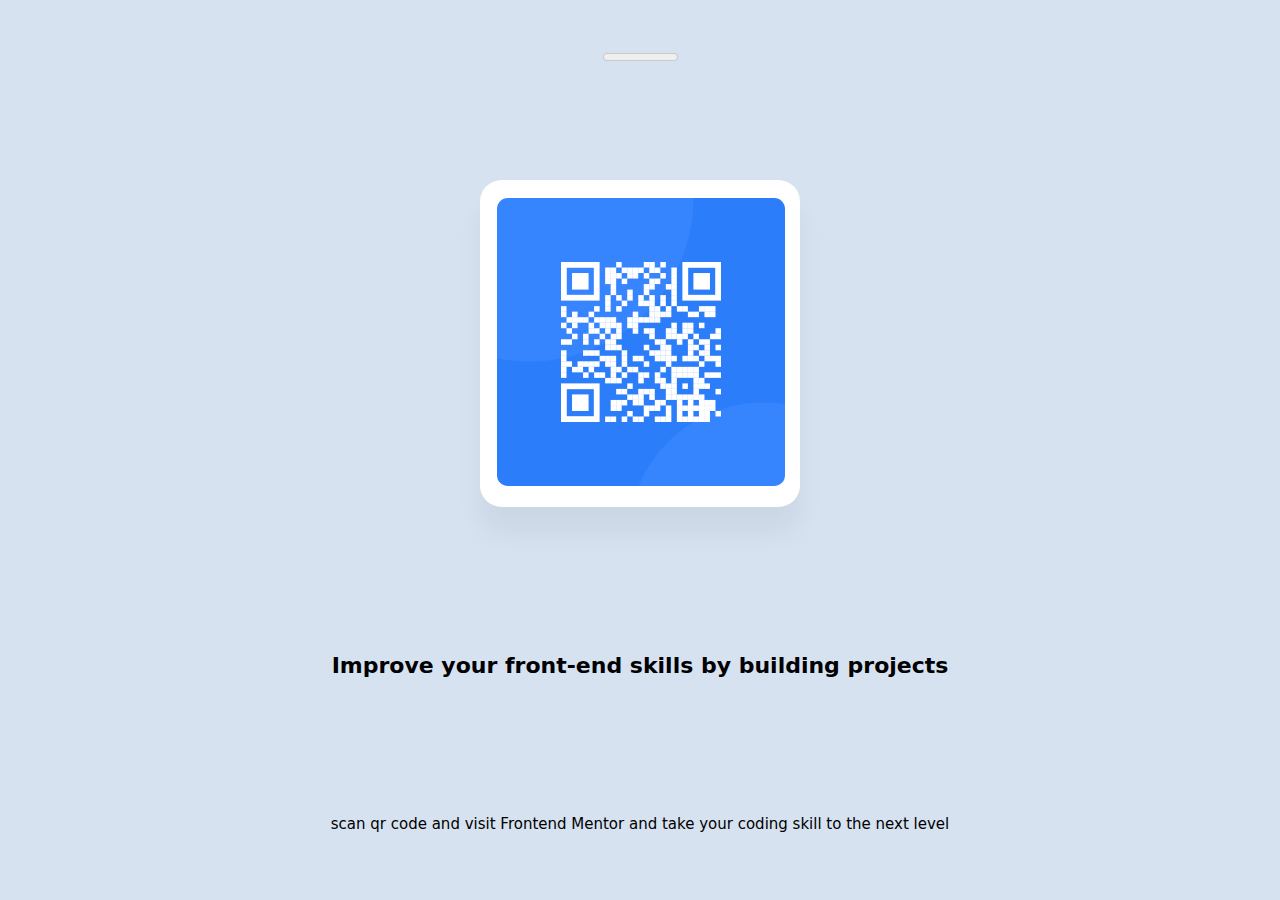
<file: qrcodecomponents/index.html>
<!DOCTYPE html>
<html lang="en">
<head>
    <meta charset="UTF-8">
    <meta name="viewport" content="width=device-width, initial-scale=1.0">
    <meter name="Description" content="This is a solution for a challenge on fronted mentor."> </meter>
    <title>Qr Code Componets</title>
    <link rel="stylesheet" href="style.css">
    <link rel="icon" sizes="32x32" type="image/png" href="images/favicon-32x32.png">
</head>
<body>
    <main>
        <img src="images/image-qr-code.png" alt="Qr Code  pointing to frontedmentor.io" width="288" height="288">
    </main>
    <h1>Improve your front-end skills by building projects </h1>
    <p>scan qr code and visit Frontend Mentor and take your coding skill to the next level</p>
</body>
</html>
</file>
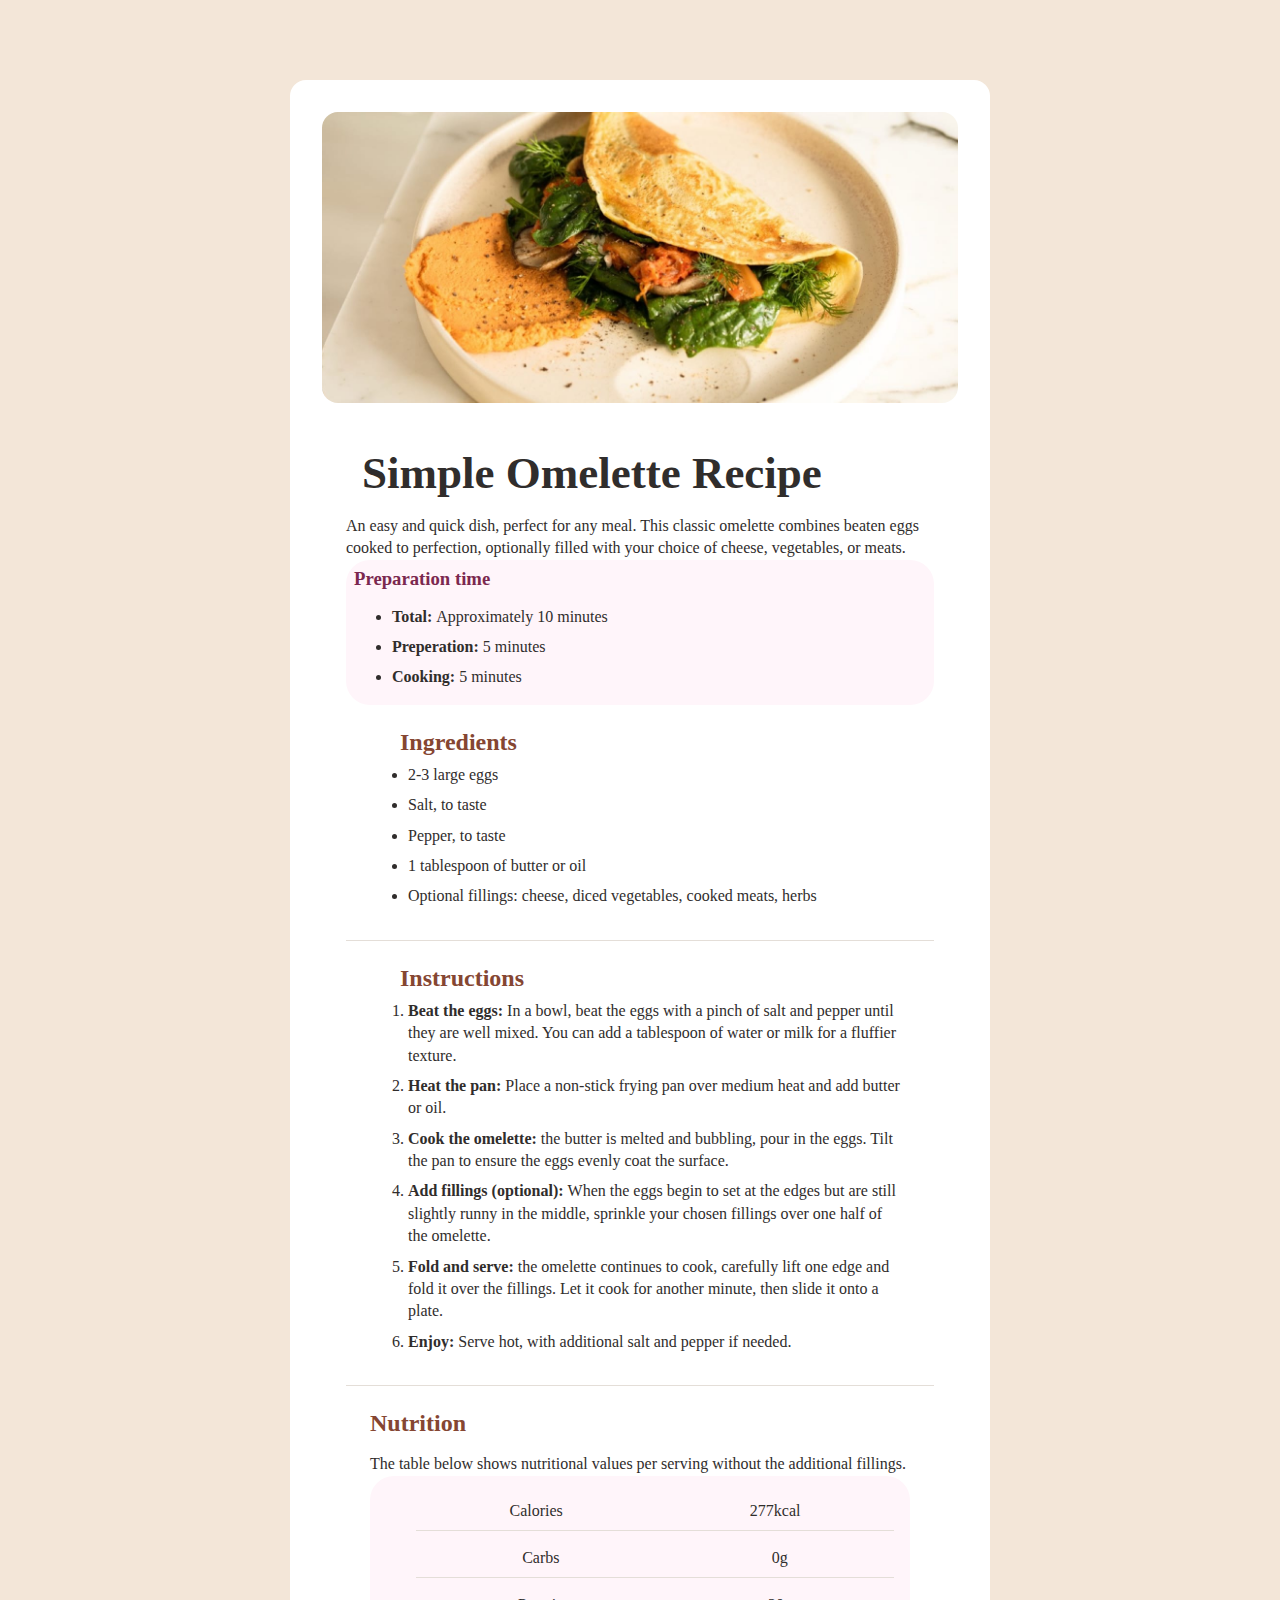
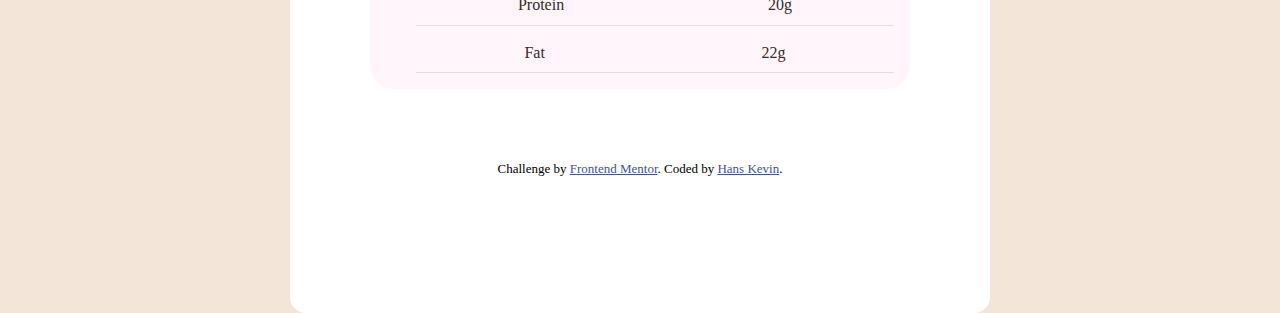
<file: recipe-page-main/index.html>
<!DOCTYPE html>
<html lang="en">
<head>
  <meta charset="UTF-8">
  <meta name="viewport" content="width=device-width, initial-scale=1.0"> <!-- displays site properly based on user's device -->

  <link rel="icon" type="image/png" sizes="32x32" href="./assets/images/favicon-32x32.png">
  <link rel="stylesheet" href="style.css">
  
</head>
<body>
 <div class="container">
  <img src="./assets/images/image-omelette.jpeg" alt="">
  
  <div class="banner">
  <h1>
    Simple Omelette Recipe
  </h1>

  <p>
    An easy and quick dish, perfect for any meal. This classic omelette combines beaten eggs cooked 
  to perfection, optionally filled with your choice of cheese, vegetables, or meats.
</p>

 <article> 
  <h3>
    Preparation time
  </h3>
  <ul>
  <li>
    <strong>
      Total:
    </strong>
     Approximately 10 minutes
    </li>
  <li>
  <strong>
      Preperation:
    </strong>
    5 minutes
  </li>
  <li>
  <strong>
      Cooking: 
    </strong>
    5 minutes
  </li>
 </ul>
</article>
 

 <div class="Ingredients">
  <ul>
  <h2>Ingredients</h2>

  <li>
    2-3 large eggs
  </li>
  <li>
    Salt, to taste
  </li>
  <li>
    Pepper, to taste
  </li>
  <li>
    1 tablespoon of butter or oil
  </li>
<li>
  Optional fillings: cheese, diced vegetables, cooked meats, herbs
</li>
</ul>
 </div>
 <div class="instructions">
  <ol>
    <h2>Instructions</h2>

   <li>
    <strong>
       Beat the eggs:
    </strong>
    In a bowl, beat the eggs with a pinch of salt and pepper until they are well mixed. 
    You can add a tablespoon of water or milk for a fluffier texture.
  </li>
  
    <li>
      <strong>
        Heat the pan:
      </strong>
      Place a non-stick frying pan over medium heat and add butter or oil.
    </li> 
    <li>
      <strong>
        Cook the omelette:
      </strong>
      the butter is melted and bubbling, pour in the eggs. Tilt the pan to ensure 
    the eggs evenly coat the surface.
    </li> 
  
    <li>
      <strong>
        Add fillings (optional):
      </strong>
      When the eggs begin to set at the edges but are still slightly runny in the 
      middle, sprinkle your chosen fillings over one half of the omelette.
    </li> 
    <li>
      <strong>
        Fold and serve: 
      </strong>
      the omelette continues to cook, carefully lift one edge and fold it over the 
    fillings. Let it cook for another minute, then slide it onto a plate.
    </li> 
   <li>
    <strong>
      Enjoy:
    </strong>
    Serve hot, with additional salt and pepper if needed.
  </li> 
  </ol>
 </div>
 <div class="nutrition">
 <h2>
  Nutrition
</h2>

  <p>
    The table below shows nutritional values per serving without the additional fillings.
  </p>
 <article>
  <ul>
  <li>Calories <span>277kcal</span></li>
  <li>Carbs <span>0g</span></li>
  <li>Protein <span>20g</span></li>
  <li>Fat <span>22g</span></li>
  </ul>
 </article>
 </div>
  </div>
  <div class="attribution">
    Challenge by <a href="https://www.frontendmentor.io?ref=challenge" target="_blank">Frontend Mentor</a>. 
    Coded by <a href="#">Hans Kevin</a>.
  </div>
</body>
</html>
</file>
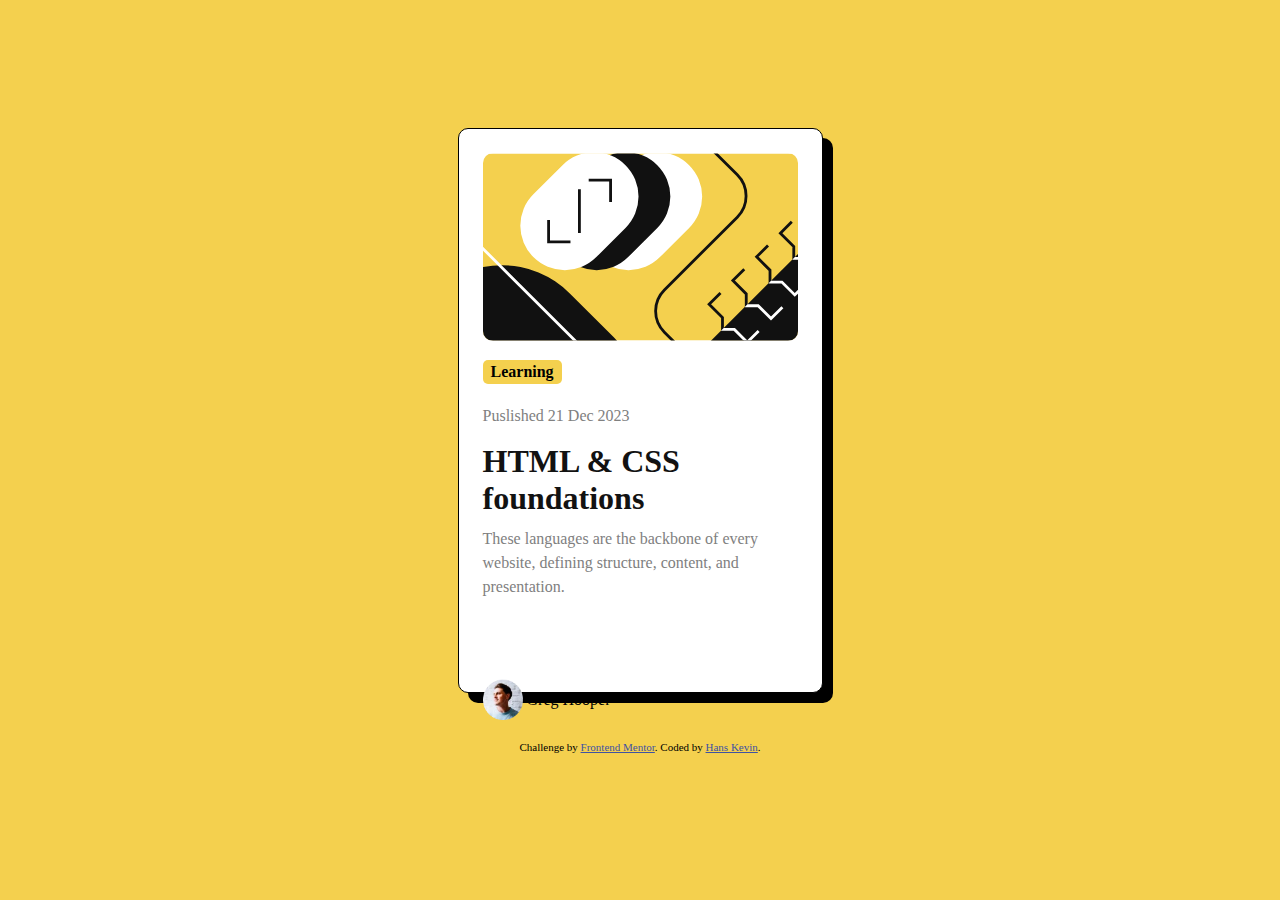
<file: blog-preview-card-main/blog-preview-card-main/index.html>
<!DOCTYPE html>
<html lang="en">
<head>
  <meta charset="UTF-8">
  <meta name="viewport" content="width=device-width, initial-scale=1.0"> <!-- displays site properly based on user's device -->

  <link rel="icon" type="image/png" sizes="32x32" href="./assets/images/favicon-32x32.png">
  <link rel="stylesheet" href="./style.css">
  <title>Frontend Mentor | Blog preview card</title>

</head>
<body>
<section class="container">
  <div class="container-1">
  <img src="assets/images/illustration-article.svg" alt="">
</div>

<span>Learning</span>
 
<div class="container-2">


<p class="content">Puslished 21 Dec 2023</p>
<h1>HTML & CSS foundations</h1>
<p>
  These languages are the backbone of every website, defining structure, content, and presentation.
  
</p>
</div>
<div class="container-3">
  
  <img src="./assets/images/image-avatar.webp" alt="">
  <p class="greg">Greg Hooper</p>

</div>
</section>

  <div class="attribution">
    Challenge by <a href="https://www.frontendmentor.io?ref=challenge" target="_blank">Frontend Mentor</a>. 
    Coded by <a href="#">Hans Kevin</a>.
  </div>
</body>
</html>
</file>
<file: qrcodecomponents/style.css>
/*-----------------------------------*/
/* VARIABLES                         */
/*-----------------------------------*/

:root {
    --color-white: hsl(0, 0%, 100%);
    --color-light-gray: hsl(212, 45%, 89%);
    --color-blue: hsl(220, 15%, 55%,);
    --color-dark-blue: hsl(218, 44%, 22%,);
}


/*-----------------------------------*/
/* FONTS                             */
/*-----------------------------------*/
.tauri-regular {
    font-family: "Tauri", sans-serif;
    font-weight: 400;
    font-style: normal;
  }
  
/*-----------------------------------*/
/* base style                             */
/*-----------------------------------*/

*,
*::before,
*::after {
    box-sizing: border-box;
}

body {
    margin: 0%;
    -webkit-text-size-adjust: none;
    text-size-adjust: none;
    background-color: var(--color-light-gray) ;
    font-family: Outfit, system-ui, -apple-system, BlinkMacSystemFont, 'Segoe UI', Roboto, Oxygen, Ubuntu, Cantarell, 'Open Sans', 'Helvetica Neue', sans-serif;
    font-size: 15px;
    min-height: 100vh;
    display: grid;
    place-items: center;
}

img {
    max-width: 100;
    max-height: auto;
}

/*-----------------------------------*/
/* qr card                          */
/*-----------------------------------*/

main {
    background-color: var(--color-white);
    max-width: 320px;
    padding: 1.075rem;
    border-radius: 1.35rem;
    box-shadow: 0 1.6rem 1.6rem hsl(0, 0%, 0%, 0.05);
    text-align: center;
    margin: 1.07rem;

}

img {
    border-radius: 0.675rem;
}

h1 {
    font-size: 1.375rem;
    line-height: 1.75;
    margin-top: 1.1em;
    color: var(--color-dark-blue);
}

p {
    line-height: 1.3;
    color: var(--color-blue);
    margin: 1.075em;

}
</file>
<file: recipe-page-main/style.css>
@font-face {
    font-family: oufit;
    src: url(./assets/fonts/outfit/Outfit-VariableFont_wght.ttf);
}

@font-face {
    font-family: youngserif;
    src: url(./assets/fonts/young-serif/YoungSerif-Regular.ttf);
}

* {
    margin: 0;
    padding: 0;
    box-sizing: border-box;
    font-family: outfit;
}

img {
    max-width: 100%;
}

body {
    background-color:  hsl(30, 54%, 90%);
}
h1, h2 {
    color: hsl(14, 45%, 36%);
    font-family: outfit;
}

p, li {
    line-height: 1.4;
    color: hsl(24, 5%, 18%);

}

ul, ol {
    padding-left: 30px;
}

li {
    margin: 0.5rem;
}

.container {
    max-width: 700px;
    margin-inline: auto;
    background-color: white;
    margin-top: 1rem;
}

.container div:not(:first-child) {
    padding: 1.5rem;
}

.banner h1 {
    padding: 1rem;
}

.banner article h3 {
    margin-bottom: 1rem;
    color: hsl(332, 51%, 32%);
}
.banner article {
    background-color: hsl(330, 100%, 98%);
    border-radius: 1.5rem;
    padding: 0.5rem;
}


.instructions {
    border-top: 1px solid hsl(30, 18%, 87%);
    border-bottom: 1px solid hsl(30, 18%, 87%);

}

.nutrition {
    margin-top: 1;
}

.nutrition p {
    margin-top: 1rem;
}
.nutrition ul li {
    display: flex;
    align-items: center;
    justify-content: space-around;
    border-bottom: 1px solid hsl(30, 18%, 87%);
    padding: 0.5rem 0%;

}

.nutrition ul li :last-child {
    border-bottom: none;
}
.attribution {
    font-size: 13px; 
    text-align: center; 
    margin-bottom: 5rem;
   }

.attribution a {
    color: hsl(228, 45%, 44%); 
   }

   @media (min-width: 768px) {
    .container {
        margin: 5rem auto 0;
        padding: 2rem;
        border-radius: 1rem;
    }
    
    .banner h1 {
        color: hsl(24, 5%, 18%);
        font-size: 45px;
    }
    
    img {
        border-radius: 1rem;
    }
   }
</file>
<file: blog-preview-card-main/blog-preview-card-main/style.css>
@font-face {
    font-family: bold;
    src: url(./assets/fonts/Figtree-VariableFont_wght.ttf);
}

@font-face {
    font-family: italic;
    src: url(./assets/fonts/Figtree-Italic-VariableFont_wght.ttf);
}

* {
    margin: 0;
    padding: 0;
    box-sizing: border-box;

}

body{
    background-color: hsl(47, 88%, 63%);
    padding: 5rem 2rem;
    font-size: 16px;
    
}

.container  {
    background-color:  hsl(0, 0%, 100%);
    padding: 1rem;
    border-radius: 10px;
    box-shadow: 10px 10px 0px black;
    border: 1px solid black;
    width: 365px;
    height: 565px;
    padding: 1.5rem;
    margin: 3rem auto;

}

.container div:first-child img{
    width: 100%;
    border-radius: 10px;
}

span {
    background-color: hsl(47, 88%, 63%);
    display: inline-block;
    padding: 3px 8px;
    margin: 15px 0px 10px;
    border-radius: 5px;
    font-weight: bold;
    
}

h1{
    color: hsl(0, 0%, 7%);
    margin: 10px 0px 10px;
    cursor: pointer;
  

    
}
h1:hover{
    background-color: hsl(47, 88%, 63%);
}


p {
    color: hsl(0, 0%, 50%);
    line-height: 1.5;
    font-size: 16px;
    
}
.greg {
    color: black;
    margin-left: 4px;
    font: bold;
}

.content {
    margin-top: 10px;
    margin-bottom: 15px;
    color: hsl(0, 0%, 50%);

}

.container-3 img {
    width: 2.5rem;
}
.container-3 {
    margin: 5rem 0rem 0rem;
}

.container-3 {
    display: flex;
    align-items: center;
}
.attribution { 

    font-size: 11px; text-align: center; 
}

.attribution a { 
    color: hsl(228, 45%, 44%);
 }




 /*



 Media Queries


 */

 @media screen and (max-width: 500px) {

    .container  {
        width: 90%;
        margin: 2rem auto;
    }
    .container div:first-child img {
        width: 100%;
    }
    
 }
</file>
